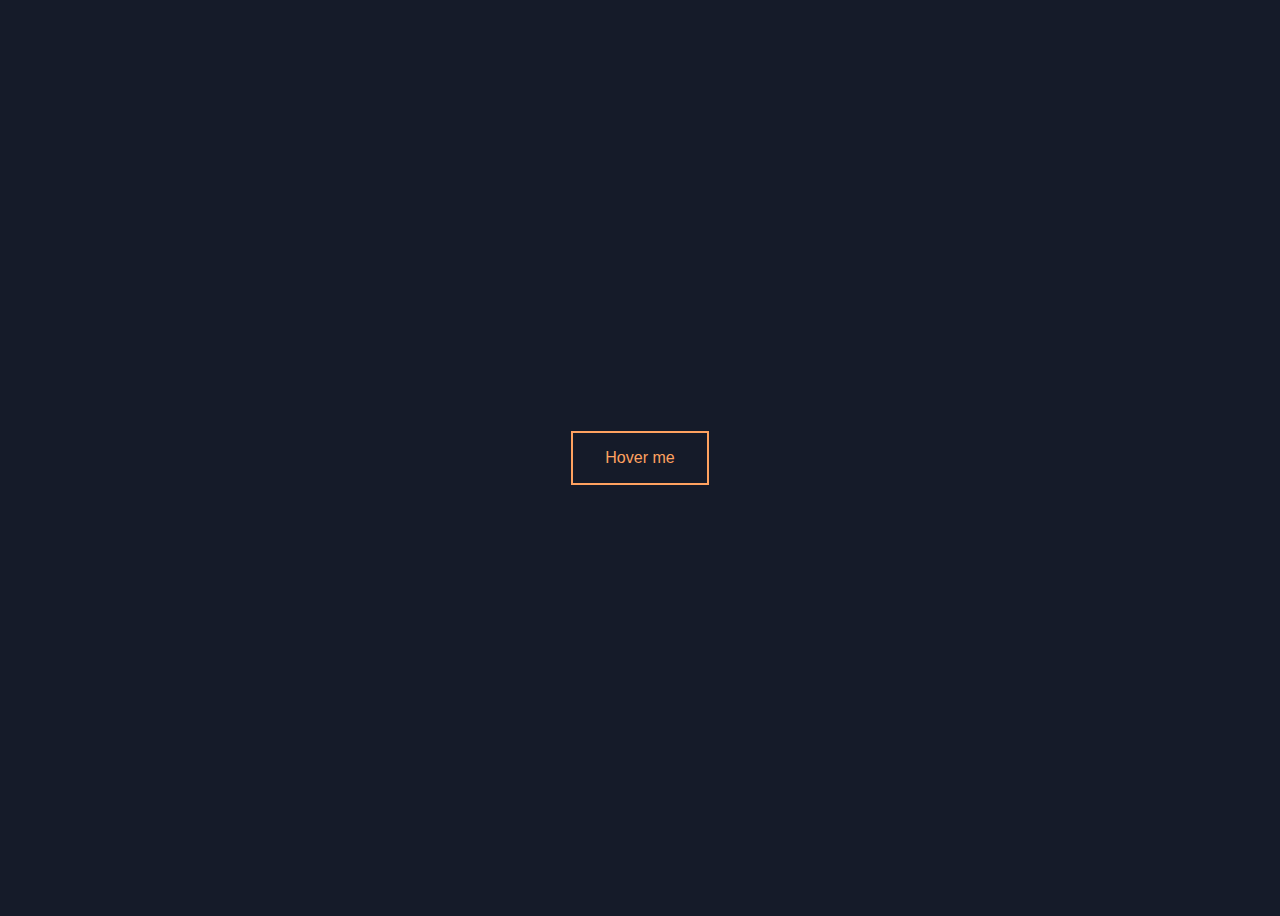
<file: button/index.html>
<!DOCTYPE html>
<html lang="en">

<head>
    <meta charset="UTF-8">
    <meta http-equiv="X-UA-Compatible" content="IE=edge">
    <meta name="viewport" content="width=device-width, initial-scale=1.0">
    <title>Button</title>
    <link rel="stylesheet" href="app.css">
</head>

<body>
    <button>Hover me</button>
</body>

</html>
</file>
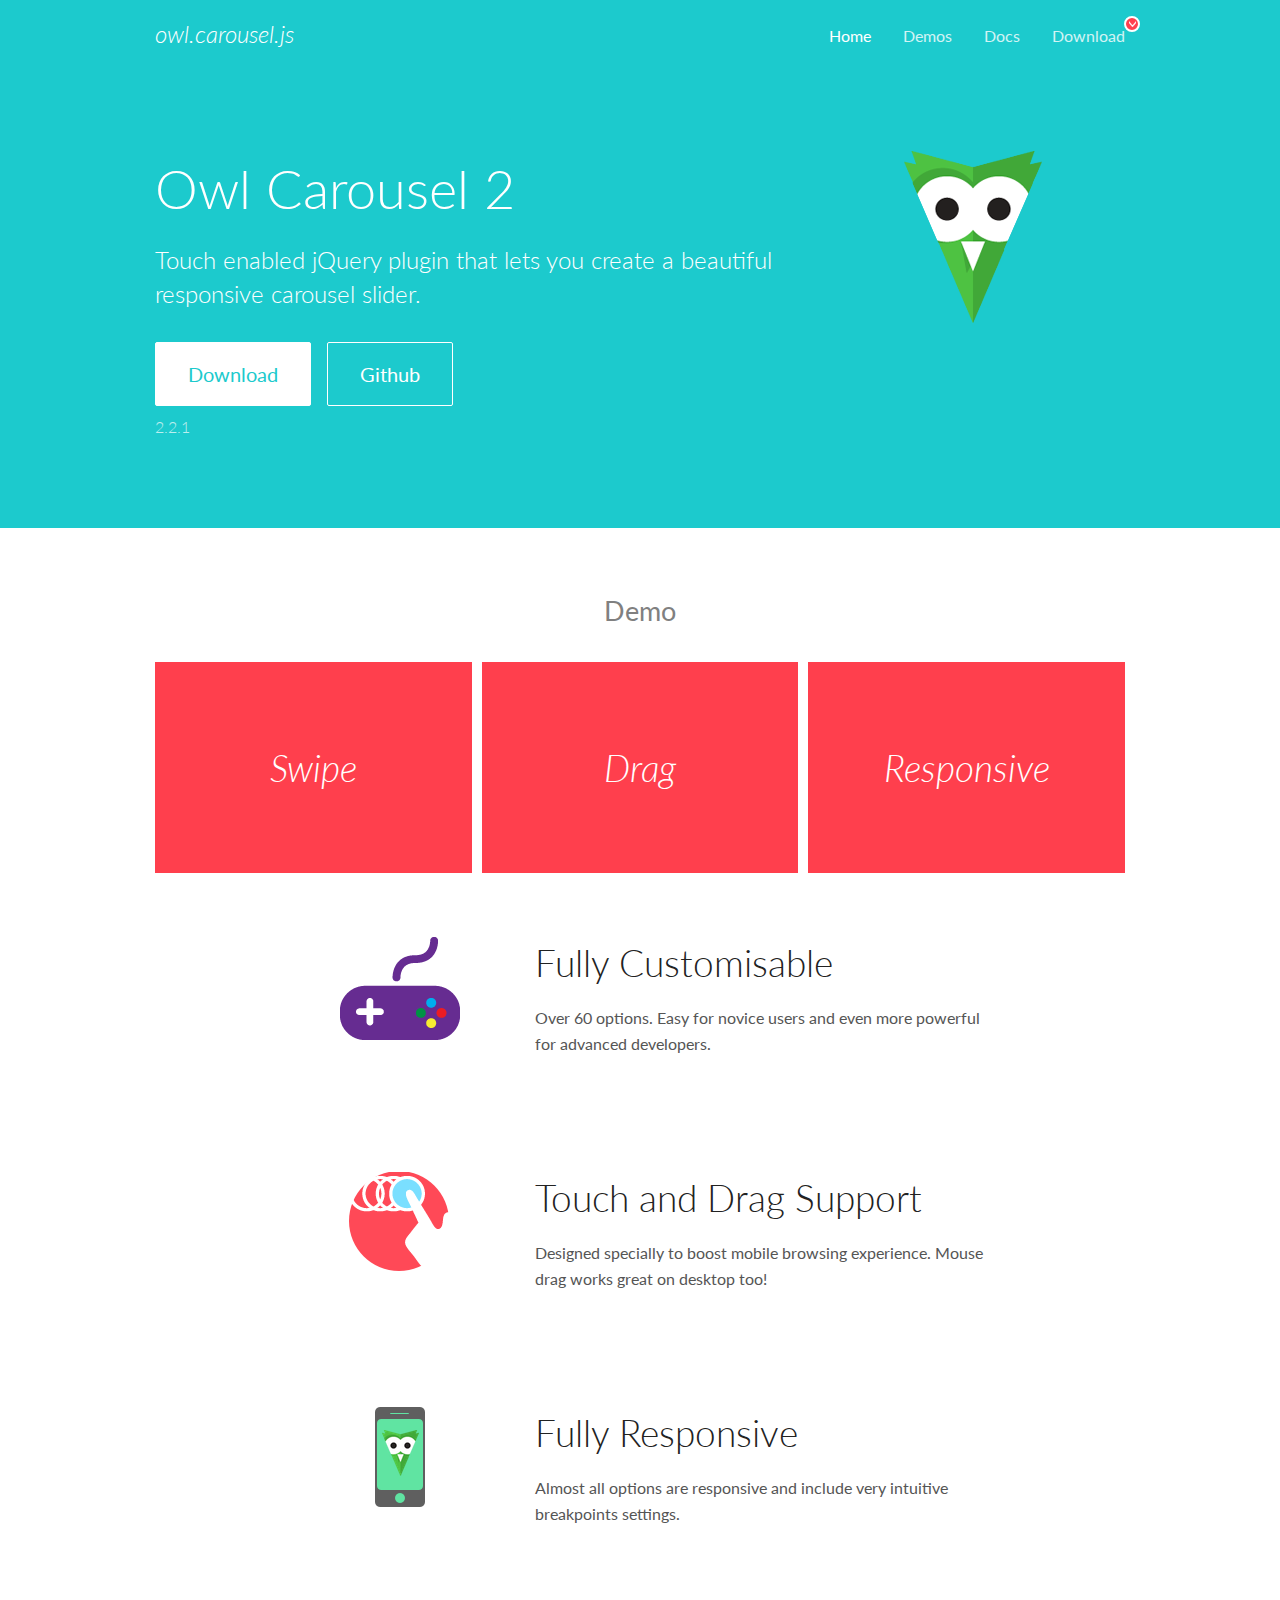
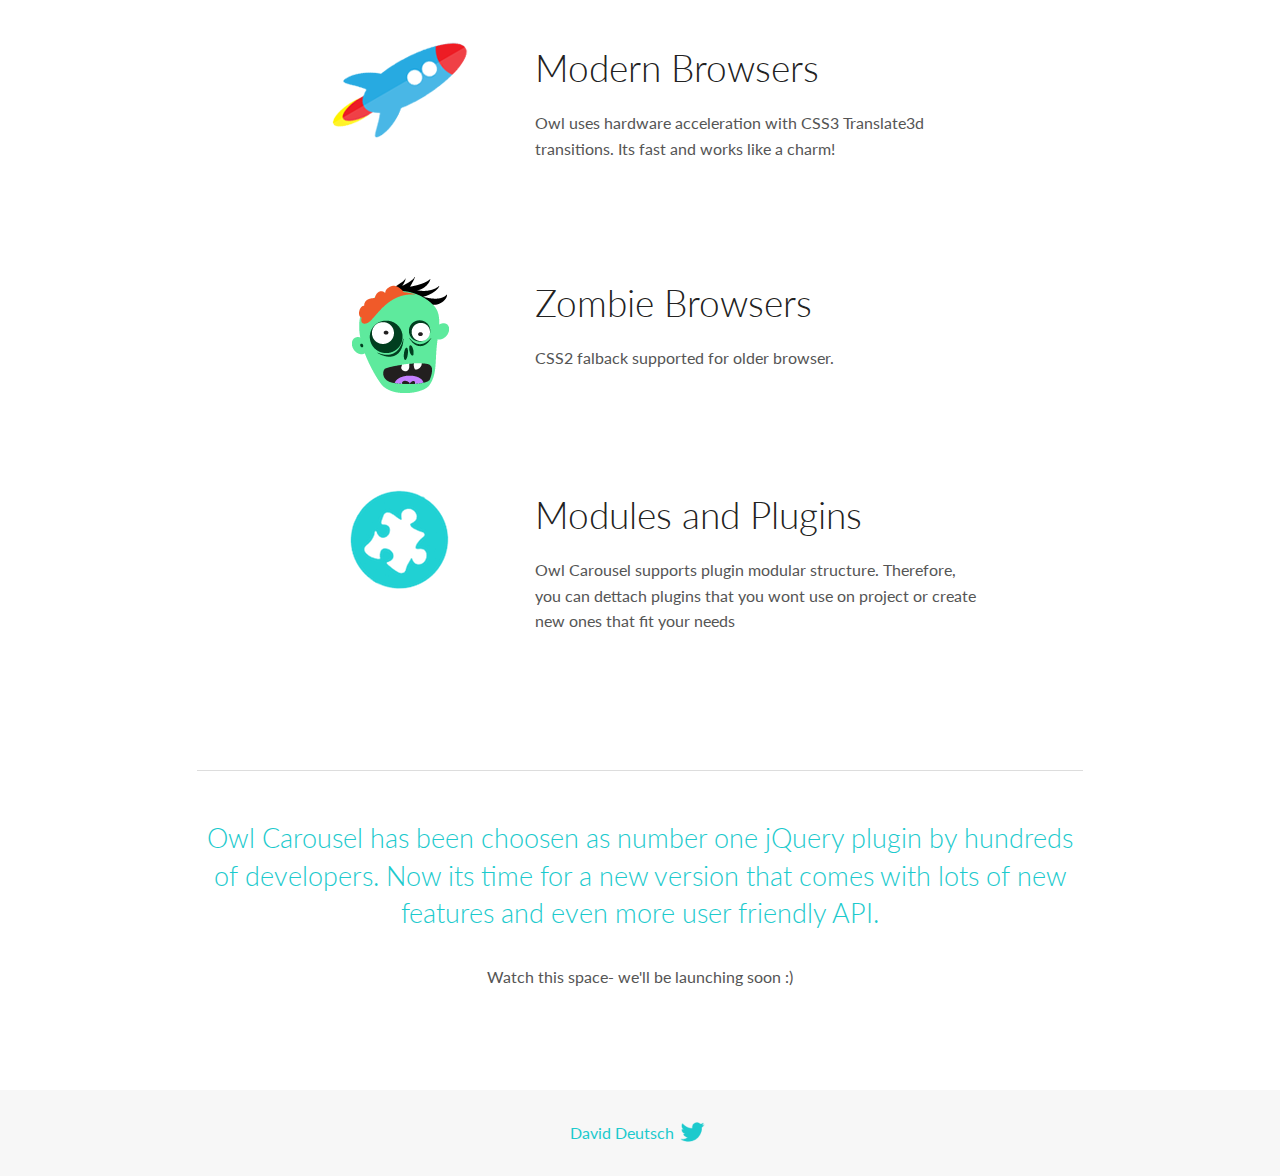
<file: assets/lib/owl.carousel/docs/index.html>
<!DOCTYPE html>
<html lang="en">
  <head>

    <!-- head -->
    <meta charset="utf-8">
    <meta name="msapplication-tap-highlight" content="no" />
    <meta name="viewport" content="width=device-width, initial-scale=1.0" />
    <meta name="description" content="Touch enabled jQuery plugin that lets you create beautiful responsive carousel slider.">
    <meta name="author" content="David Deutsch">
    <title>
      Home | Owl Carousel | 2.2.1
    </title>

    <!-- Stylesheets -->
    <link href='https://fonts.googleapis.com/css?family=Lato:300,400,700,400italic,300italic' rel='stylesheet' type='text/css'>
    <link rel="stylesheet" href="assets/css/docs.theme.min.css">

    <!-- Owl Stylesheets -->
    <link rel="stylesheet" href="assets/owlcarousel/assets/owl.carousel.min.css">
    <link rel="stylesheet" href="assets/owlcarousel/assets/owl.theme.default.min.css">

    <!-- HTML5 shim and Respond.js IE8 support of HTML5 elements and media queries -->

    <!--[if lt IE 9]>
      <script src="https://oss.maxcdn.com/libs/html5shiv/3.7.0/html5shiv.js"></script>
      <script src="https://oss.maxcdn.com/libs/respond.js/1.3.0/respond.min.js"></script>
    <![endif]-->

    <!-- Favicons -->
    <link rel="apple-touch-icon-precomposed" sizes="144x144" href="assets/ico/apple-touch-icon-144-precomposed.png">
    <link rel="shortcut icon" href="assets/ico/favicon.png">
    <link rel="shortcut icon" href="favicon.ico">

    <!-- Yeah i know js should not be in header. Its required for demos.-->

    <!-- javascript -->
    <script src="assets/vendors/jquery.min.js"></script>
    <script src="assets/owlcarousel/owl.carousel.js"></script>
  </head>
  <body>

    <!-- header -->
    <header class="header">
      <div class="row">
        <div class="large-12 columns">
          <div class="brand left">
            <h3>
              <a href="/OwlCarousel2/">owl.carousel.js</a> 
            </h3>
          </div>
          <a id="toggle-nav" class="right">
            <span></span> <span></span> <span></span> 
          </a> 
          <div class="nav-bar">
            <ul class="clearfix">
              <li class="active">
                <a href="/OwlCarousel2/index.html">Home</a> 
              </li>
              <li> <a href="/OwlCarousel2/demos/demos.html">Demos</a>  </li>
              <li> <a href="/OwlCarousel2/docs/started-welcome.html">Docs</a>  </li>
              <li>
                <a href="https://github.com/OwlCarousel2/OwlCarousel2/archive/2.2.1.zip">Download</a> 
                <span class="download"></span> 
              </li>
            </ul>
          </div>
        </div>
      </div>
    </header>

    <!-- home panel -->
    <section id="hero">
      <div class="row">
        <div class="large-8 medium-8 columns">
          <h1>Owl Carousel 2</h1>
          <h4>Touch enabled jQuery plugin that lets you create a beautiful responsive carousel slider.</h4>
          <a href="https://github.com/OwlCarousel2/OwlCarousel2/archive/2.2.1.zip" class="hero-button">Download</a> 
          <a href="https://github.com/OwlCarousel2/OwlCarousel2" class="hero-button outline">Github</a> 
          <p>2.2.1</p>
        </div>
        <div class="large-4 medium-4 columns">
          <img class="owl-logo" src="assets/img/owl-logo.png" alt="mr. Owl">
        </div>
      </div>
    </section>

    <!-- body -->
    <div class="home-demo">
      <div class="row">
        <div class="large-12 columns">
          <h3>Demo</h3>
          <div class="owl-carousel">
            <div class="item">
              <h2>Swipe</h2>
            </div>
            <div class="item">
              <h2>Drag</h2>
            </div>
            <div class="item">
              <h2>Responsive</h2>
            </div>
            <div class="item">
              <h2>CSS3</h2>
            </div>
            <div class="item">
              <h2>Fast</h2>
            </div>
            <div class="item">
              <h2>Easy</h2>
            </div>
            <div class="item">
              <h2>Free</h2>
            </div>
            <div class="item">
              <h2>Upgradable</h2>
            </div>
            <div class="item">
              <h2>Tons of options</h2>
            </div>
            <div class="item">
              <h2>Infinity</h2>
            </div>
            <div class="item">
              <h2>Auto Width</h2>
            </div>
          </div>
        </div>
      </div>
    </div>
    <script>
      var owl = $('.owl-carousel');
      owl.owlCarousel({
        margin: 10,
        loop: true,
        responsive: {
          0: {
            items: 1
          },
          600: {
            items: 2
          },
          1000: {
            items: 3
          }
        }
      })
    </script>

    <!-- features -->
    <div id="features">
      <div class="row">
        <div class="small-12 medium-9 small-centered columns">
          <section class="row feature">
            <div class="medium-4 small-12 columns">
              <img src="assets/img/feature-options.png" alt="">
            </div>
            <div class="medium-8 small-12 columns">
              <h2>Fully Customisable</h2>
              <p>Over 60 options. Easy for novice users and even more powerful for advanced developers.</p>
            </div>
          </section>
          <section class="row feature">
            <div class="medium-4 small-12 columns">
              <img src="assets/img/feature-drag.png" alt="">
            </div>
            <div class="medium-8 small-12 columns">
              <h2>Touch and Drag Support</h2>
              <p>Designed specially to boost mobile browsing experience. Mouse drag works great on desktop too!</p>
            </div>
          </section>
          <section class="row feature">
            <div class="medium-4 small-12 columns">
              <img src="assets/img/feature-responsive.png" alt="">
            </div>
            <div class="medium-8 small-12 columns">
              <h2>Fully Responsive</h2>
              <p>Almost all options are responsive and include very intuitive breakpoints settings.</p>
            </div>
          </section>
          <section class="row feature">
            <div class="medium-4 small-12 columns">
              <img src="assets/img/feature-modern.png" alt="">
            </div>
            <div class="medium-8 small-12 columns">
              <h2>Modern Browsers</h2>
              <p>Owl uses hardware acceleration with CSS3 Translate3d transitions. Its fast and works like a charm! </p>
            </div>
          </section>
          <section class="row feature">
            <div class="medium-4 small-12 columns">
              <img src="assets/img/feature-zombie.png" alt="">
            </div>
            <div class="medium-8 small-12 columns">
              <h2>Zombie Browsers</h2>
              <p>CSS2 falback supported for older browser.</p>
            </div>
          </section>
          <section class="row feature">
            <div class="medium-4 small-12 columns">
              <img src="assets/img/feature-module.png" alt="">
            </div>
            <div class="medium-8 small-12 columns">
              <h2>Modules and Plugins</h2>
              <p>Owl Carousel supports plugin modular structure. Therefore, you can dettach plugins that you wont use on project or create new ones that fit your needs</p>
            </div>
          </section>
        </div>
      </div>
    </div>

    <!-- footer -->
    <section id="teaser-text">
      <div class="row">
        <div class="small-12 medium-11 small-centered columns">
          <hr>
          <h3 id="owl-carousel-has-been-choosen-as-number-one-jquery-plugin-by-hundreds-of-developers-now-its-time-for-a-new-version-that-comes-with-lots-of-new-features-and-even-more-user-friendly-api-">Owl Carousel has been choosen as number one jQuery plugin by hundreds of developers. Now its time for a new version that comes with lots of new features and even more user friendly API.</h3>
          <p>Watch this space- we&#39;ll be launching soon :)</p>
        </div>
      </div>
    </section>

    <!-- footer -->
    <footer class="footer">
      <div class="row">
        <div class="large-12 columns">
          <h5>
            <a href="/OwlCarousel2/docs/support-contact.html">David Deutsch</a> 
            <a id="custom-tweet-button" href="https://twitter.com/share?url=https://github.com/OwlCarousel2/OwlCarousel2&text=Owl Carousel - This is so awesome! " target="_blank"></a> 
          </h5>
        </div>
      </div>
    </footer>

    <!-- vendors -->
    <script src="assets/vendors/highlight.js"></script>
    <script src="assets/js/app.js"></script>
  </body>
</html>
</file>
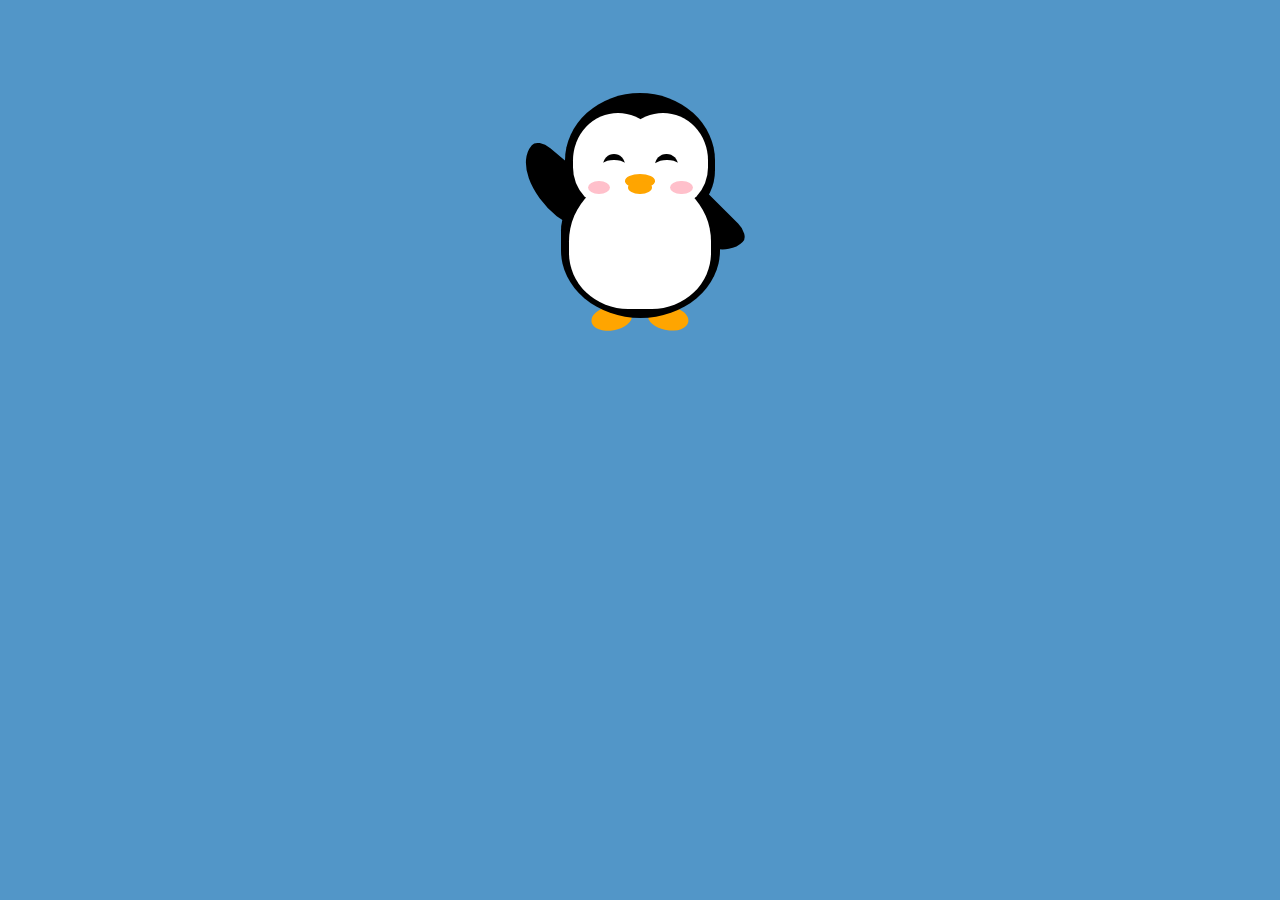
<file: index2.html>
<!DOCTYPE html>
<html>
  <title>kaniam.ac</title>
<style>
  :root {
    --penguin-size: 300px;
    --penguin-skin: black;
    --penguin-belly: white;
    --penguin-beak: orange;
  }

  @media (max-width: 350px) {
    :root {
--penguin-size: 200px;
--penguin-skin: black;
    }
  }

  .penguin {
    position: relative;
    margin: auto;
    display: block;
    margin-top: 5%;
    width: var(--penguin-size, 300px);
    height: var(--penguin-size, 300px);
  }

  .right-cheek {
    top: 15%;
    left: 35%;
    background: var(--penguin-belly, white);
    width: 60%;
    height: 70%;
    border-radius: 70% 70% 60% 60%;
  }

  .left-cheek {
    top: 15%;
    left: 5%;
    background: var(--penguin-belly, white);
    width: 60%;
    height: 70%;
    border-radius: 70% 70% 60% 60%;
  }

  .belly {
    top: 60%;
    left: 2.5%;
    background: var(--penguin-belly, white);
    width: 95%;
    height: 100%;
    border-radius: 120% 120% 100% 100%;
  }

  .penguin-top {
    top: 10%;
    left: 25%;
    background: var(--penguin-skin, gray);
    width: 50%;
    height: 45%;
    border-radius: 70% 70% 60% 60%;
  }

  .penguin-bottom {
    top: 40%;
    left: 23.5%;
    background: var(--penguin-skin, gray);
    width: 53%;
    height: 45%;
    border-radius: 70% 70% 100% 100%;
  }

  .right-hand {
    top: 5%;
    left: 25%;
    background: var(--penguin-skin, black);
    width: 30%;
    height: 60%;
    border-radius: 30% 30% 120% 30%;
    transform: rotate(130deg);
    z-index: -1;
    animation-duration: 3s;
    animation-name: wave;
    animation-iteration-count: infinite;
    transform-origin:0% 0%;
    animation-timing-function: linear;
  }

  @keyframes wave {
      10% {
        transform: rotate(110deg);
      }
      20% {
        transform: rotate(130deg);
      }
      30% {
        transform: rotate(110deg);
      }
      40% {
        transform: rotate(130deg);
      }
    }

  .left-hand {
    top: 0%;
    left: 75%;
    background: var(--penguin-skin, gray);
    width: 30%;
    height: 60%;
    border-radius: 30% 30% 30% 120%;
    transform: rotate(-45deg);
    z-index: -1;
  }

  .right-feet {
    top: 85%;
    left: 60%;
    background: var(--penguin-beak, orange);
    width: 15%;
    height: 30%;
    border-radius: 50% 50% 50% 50%;
    transform: rotate(-80deg);
    z-index: -2222;
  }

  .left-feet {
    top: 85%;
    left: 25%;
    background: var(--penguin-beak, orange);
    width: 15%;
    height: 30%;
    border-radius: 50% 50% 50% 50%;
    transform: rotate(80deg);
    z-index: -2222;
  }

  .right-eye {
    top: 45%;
    left: 60%;
    background: black;
    width: 15%;
    height: 17%;
    border-radius: 50%;
  }

  .left-eye {
    top: 45%;
    left: 25%;
    background: black;
    width: 15%;
    height: 17%;
    border-radius: 50%;
  }

  .sparkle {
    top: 25%;
    left:-23%;
    background: white;
    width: 150%;
    height: 100%;
    border-radius: 50%;
  }

  .blush-right {
    top: 65%;
    left: 15%;
    background: pink;
    width: 15%;
    height: 10%;
    border-radius: 50%;
  }

  .blush-left {
    top: 65%;
    left: 70%;
    background: pink;
    width: 15%;
    height: 10%;
    border-radius: 50%;
  }

  .beak-top {
    top: 60%;
    left: 40%;
    background: var(--penguin-beak, orange);
    width: 20%;
    height: 10%;
    border-radius: 50%;
  }

  .beak-bottom {
    top: 65%;
    left: 42%;
    background: var(--penguin-beak, orange);
    width: 16%;
    height: 10%;
    border-radius: 50%;
  }

  body {
    background:#5296C8;
  }

  .penguin * {
    position: absolute;
  }
</style>
<div class="penguin">
  <div class="penguin-bottom">
    <div class="right-hand"></div>
    <div class="left-hand"></div>
    <div class="right-feet"></div>
    <div class="left-feet"></div>
  </div>
  <div class="penguin-top">
    <div class="right-cheek"></div>
    <div class="left-cheek"></div>
    <div class="belly"></div>
    <div class="right-eye">
      <div class="sparkle"></div>
    </div>
    <div class="left-eye">
      <div class="sparkle"></div>
    </div>
    <div class="blush-right"></div>
    <div class="blush-left"></div>
    <div class="beak-top"></div>
    <div class="beak-bottom"></div>
  </div>
</div>
</html>
</file>
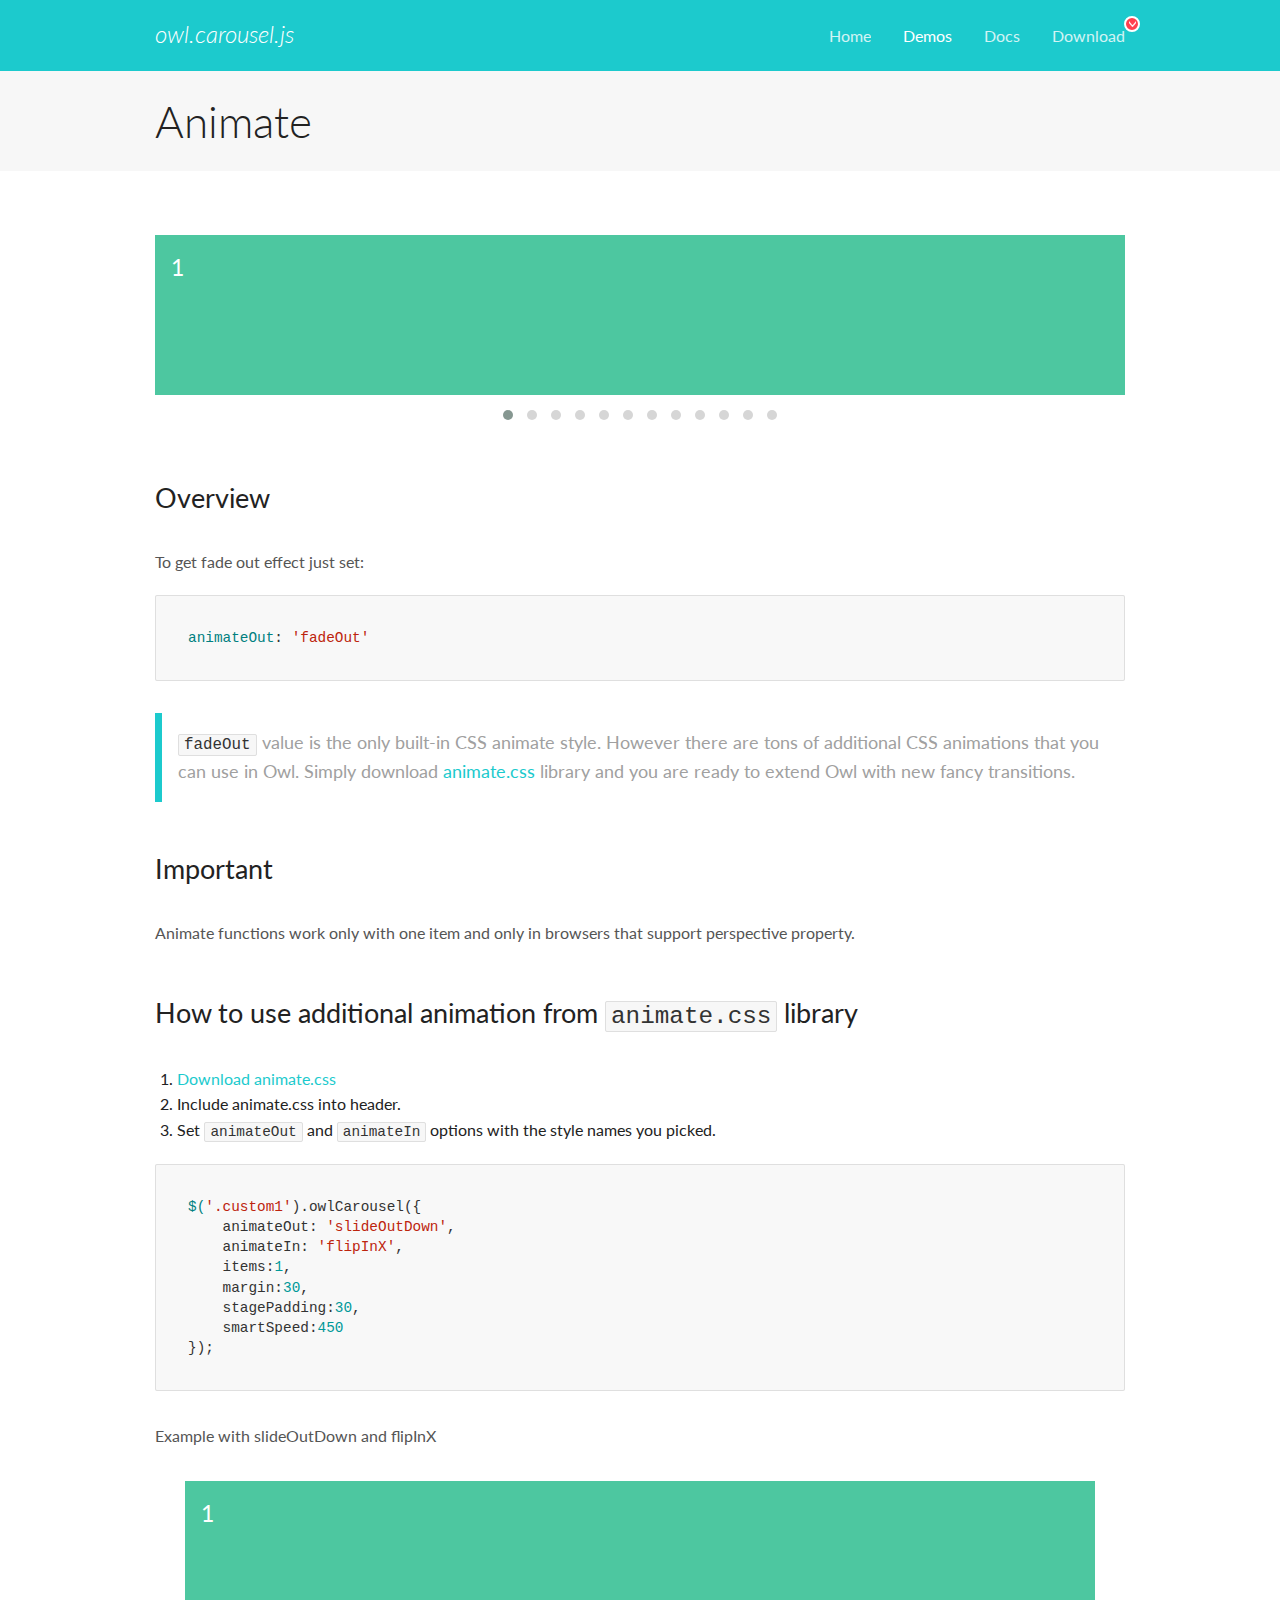
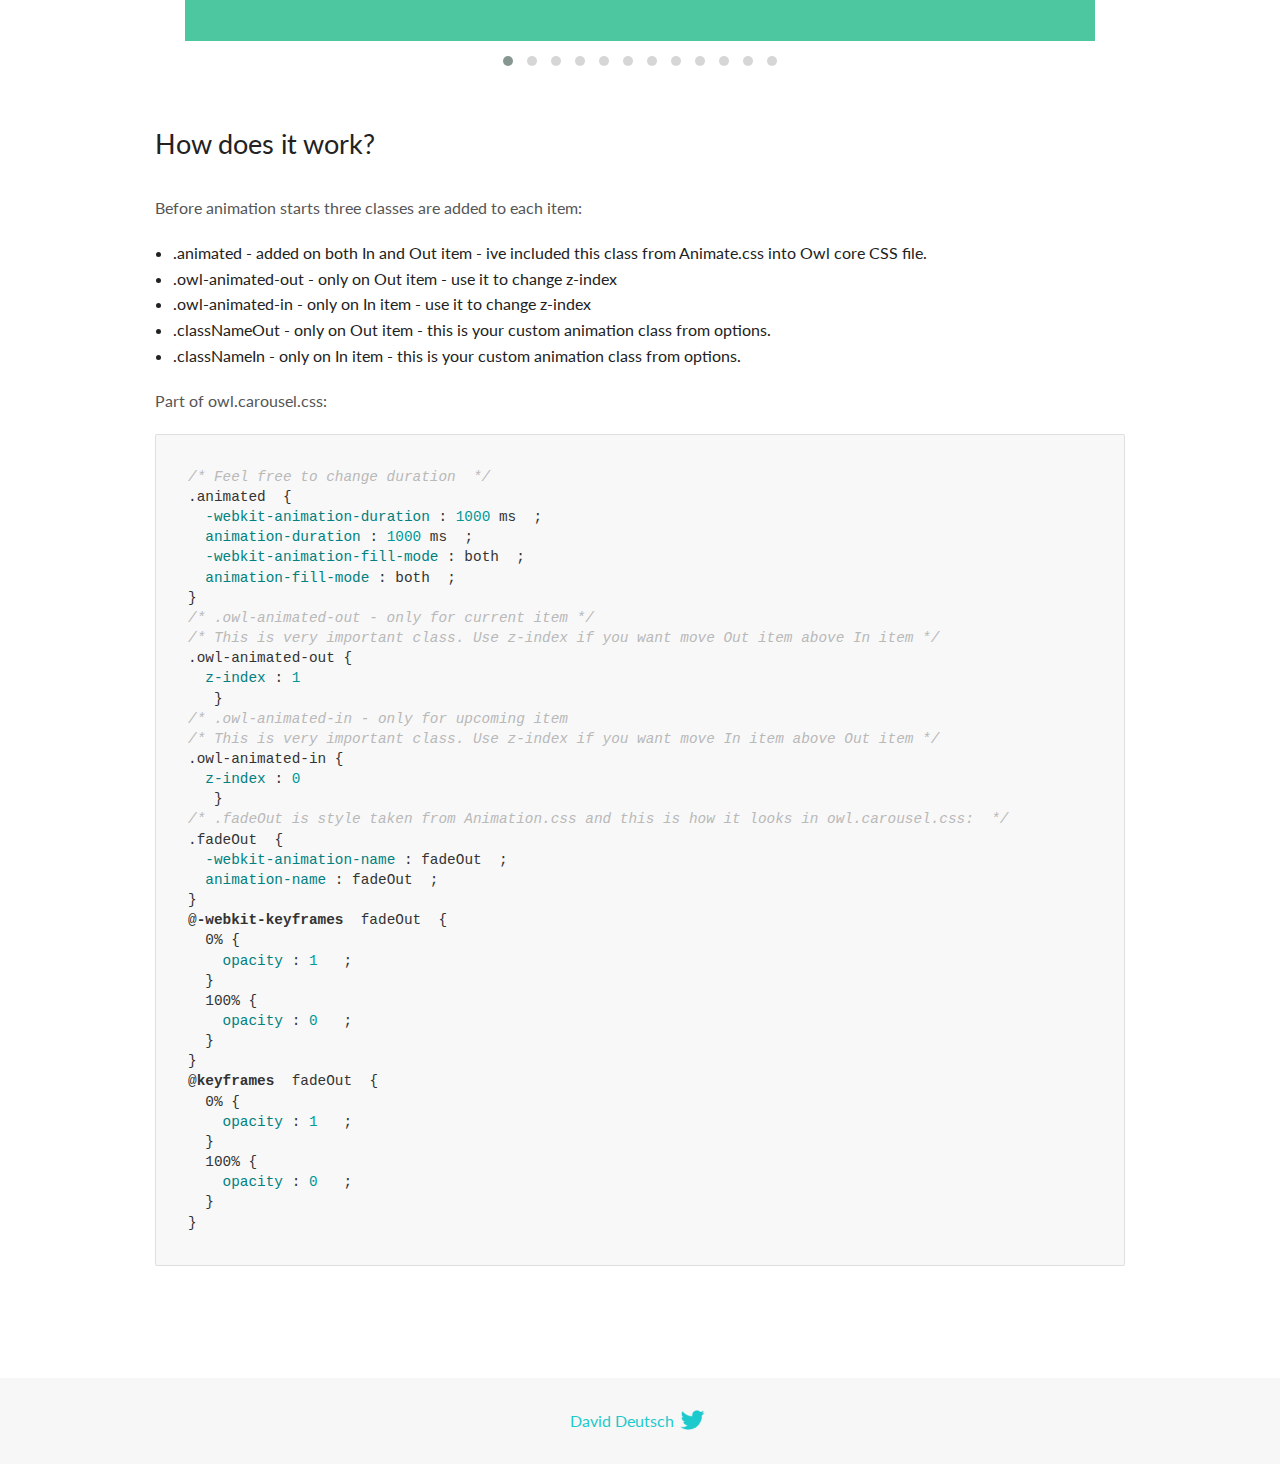
<file: assets/lib/owl.carousel/docs/demos/animate.html>
<!DOCTYPE html>
<html lang="en">
  <head>

    <!-- head -->
    <meta charset="utf-8">
    <meta name="msapplication-tap-highlight" content="no" />
    <meta name="viewport" content="width=device-width, initial-scale=1.0" />
    <meta name="description" content="Animate carousel">
    <meta name="author" content="David Deutsch">
    <title>
      Animate Demo | Owl Carousel | 2.2.1
    </title>

    <!-- Stylesheets -->
    <link href='https://fonts.googleapis.com/css?family=Lato:300,400,700,400italic,300italic' rel='stylesheet' type='text/css'>
    <link rel="stylesheet" href="../assets/css/docs.theme.min.css">

    <!-- Owl Stylesheets -->
    <link rel="stylesheet" href="../assets/owlcarousel/assets/owl.carousel.min.css">
    <link rel="stylesheet" href="../assets/owlcarousel/assets/owl.theme.default.min.css">

    <!-- HTML5 shim and Respond.js IE8 support of HTML5 elements and media queries -->

    <!--[if lt IE 9]>
      <script src="https://oss.maxcdn.com/libs/html5shiv/3.7.0/html5shiv.js"></script>
      <script src="https://oss.maxcdn.com/libs/respond.js/1.3.0/respond.min.js"></script>
    <![endif]-->

    <!-- Favicons -->
    <link rel="apple-touch-icon-precomposed" sizes="144x144" href="../assets/ico/apple-touch-icon-144-precomposed.png">
    <link rel="shortcut icon" href="../assets/ico/favicon.png">
    <link rel="shortcut icon" href="favicon.ico">

    <!-- Yeah i know js should not be in header. Its required for demos.-->

    <!-- javascript -->
    <script src="../assets/vendors/jquery.min.js"></script>
    <script src="../assets/owlcarousel/owl.carousel.js"></script>
  </head>
  <body>

    <!-- header -->
    <header class="header">
      <div class="row">
        <div class="large-12 columns">
          <div class="brand left">
            <h3>
              <a href="/OwlCarousel2/">owl.carousel.js</a> 
            </h3>
          </div>
          <a id="toggle-nav" class="right">
            <span></span> <span></span> <span></span> 
          </a> 
          <div class="nav-bar">
            <ul class="clearfix">
              <li> <a href="/OwlCarousel2/index.html">Home</a>  </li>
              <li class="active">
                <a href="/OwlCarousel2/demos/demos.html">Demos</a> 
              </li>
              <li> <a href="/OwlCarousel2/docs/started-welcome.html">Docs</a>  </li>
              <li>
                <a href="https://github.com/OwlCarousel2/OwlCarousel2/archive/2.2.1.zip">Download</a> 
                <span class="download"></span> 
              </li>
            </ul>
          </div>
        </div>
      </div>
    </header>

    <!-- title -->
    <section class="title">
      <div class="row">
        <div class="large-12 columns">
          <h1>Animate</h1>
        </div>
      </div>
    </section>

    <!--  Demos -->
    <section id="demos">
      <div class="row">
        <div class="large-12 columns">
          <div class="fadeOut owl-carousel owl-theme">
            <div class="item">
              <h4>1</h4>
            </div>
            <div class="item">
              <h4>2</h4>
            </div>
            <div class="item">
              <h4>3</h4>
            </div>
            <div class="item">
              <h4>4</h4>
            </div>
            <div class="item">
              <h4>5</h4>
            </div>
            <div class="item">
              <h4>6</h4>
            </div>
            <div class="item">
              <h4>7</h4>
            </div>
            <div class="item">
              <h4>8</h4>
            </div>
            <div class="item">
              <h4>9</h4>
            </div>
            <div class="item">
              <h4>10</h4>
            </div>
            <div class="item">
              <h4>11</h4>
            </div>
            <div class="item">
              <h4>12</h4>
            </div>
          </div>
          <h3 id="overview">Overview</h3>
          <p>To get fade out effect just set:</p>
          <pre><code>animateOut: &#39;fadeOut&#39;</code></pre>
          <blockquote>
            <p><code>fadeOut</code> value is the only built-in CSS animate style. However there are tons of additional CSS animations that you can use in Owl. Simply download
              <a href="https://daneden.github.io/animate.css/">animate.css</a>  library and you are ready to extend Owl with new fancy transitions.</p>
          </blockquote>
          <h3 id="important">Important</h3>
          <p>Animate functions work only with one item and only in browsers that support perspective property.</p>
          <h3 id="how-to-use-additional-animation-from-animate-css-library">How to use additional animation from <code>animate.css</code> library</h3>
          <ol>
            <li> <a href="https://daneden.github.io/animate.css/">Download animate.css</a>  </li>
            <li>Include animate.css into header.</li>
            <li>Set <code>animateOut</code> and <code>animateIn</code> options with the style names you picked.</li>
          </ol>
          <pre><code>$(&#39;.custom1&#39;).owlCarousel({
    animateOut: &#39;slideOutDown&#39;,
    animateIn: &#39;flipInX&#39;,
    items:1,
    margin:30,
    stagePadding:30,
    smartSpeed:450
});</code></pre>
          <p>Example with slideOutDown and flipInX</p>
          <div class="custom1 owl-carousel owl-theme">
            <div class="item">
              <h4>1</h4>
            </div>
            <div class="item">
              <h4>2</h4>
            </div>
            <div class="item">
              <h4>3</h4>
            </div>
            <div class="item">
              <h4>4</h4>
            </div>
            <div class="item">
              <h4>5</h4>
            </div>
            <div class="item">
              <h4>6</h4>
            </div>
            <div class="item">
              <h4>7</h4>
            </div>
            <div class="item">
              <h4>8</h4>
            </div>
            <div class="item">
              <h4>9</h4>
            </div>
            <div class="item">
              <h4>10</h4>
            </div>
            <div class="item">
              <h4>11</h4>
            </div>
            <div class="item">
              <h4>12</h4>
            </div>
          </div>
          <h3 id="how-does-it-work-">How does it work?</h3>
          <p>Before animation starts three classes are added to each item:</p>
          <ul>
            <li>.animated - added on both In and Out item - ive included this class from Animate.css into Owl core CSS file.</li>
            <li>.owl-animated-out - only on Out item - use it to change z-index</li>
            <li>.owl-animated-in - only on In item - use it to change z-index</li>
            <li>.classNameOut - only on Out item - this is your custom animation class from options.</li>
            <li>.classNameIn - only on In item - this is your custom animation class from options.</li>
          </ul>
          <p>Part of owl.carousel.css:</p>
          <pre><code class="language-css"><span class="comment">/* Feel free to change duration  */</span> 
<span class="class">.animated</span>  <span class="rules">{
  <span class="rule"><span class="attribute">-webkit-animation-duration</span> :<span class="value"> <span class="number">1000</span> ms</span> </span> ;
  <span class="rule"><span class="attribute">animation-duration</span> :<span class="value"> <span class="number">1000</span> ms</span> </span> ;
  <span class="rule"><span class="attribute">-webkit-animation-fill-mode</span> :<span class="value"> both</span> </span> ;
  <span class="rule"><span class="attribute">animation-fill-mode</span> :<span class="value"> both</span> </span> ;
<span class="rule">}</span> </span> 
<span class="comment">/* .owl-animated-out - only for current item */</span> 
<span class="comment">/* This is very important class. Use z-index if you want move Out item above In item */</span> 
<span class="class">.owl-animated-out</span> <span class="rules">{
  <span class="rule"><span class="attribute">z-index</span> :<span class="value"> <span class="number">1</span> 
</span> </span> </span> }
<span class="comment">/* .owl-animated-in - only for upcoming item
/* This is very important class. Use z-index if you want move In item above Out item */</span> 
<span class="class">.owl-animated-in</span> <span class="rules">{
  <span class="rule"><span class="attribute">z-index</span> :<span class="value"> <span class="number">0</span> 
</span> </span> </span> }
<span class="comment">/* .fadeOut is style taken from Animation.css and this is how it looks in owl.carousel.css:  */</span> 
<span class="class">.fadeOut</span>  <span class="rules">{
  <span class="rule"><span class="attribute">-webkit-animation-name</span> :<span class="value"> fadeOut</span> </span> ;
  <span class="rule"><span class="attribute">animation-name</span> :<span class="value"> fadeOut</span> </span> ;
<span class="rule">}</span> </span> 
<span class="at_rule">@<span class="keyword">-webkit-keyframes</span>  fadeOut </span> {
  0% <span class="rules">{
    <span class="rule"><span class="attribute">opacity</span> :<span class="value"> <span class="number">1</span> </span> </span> ;
  <span class="rule">}</span> </span> 
  100% <span class="rules">{
    <span class="rule"><span class="attribute">opacity</span> :<span class="value"> <span class="number">0</span> </span> </span> ;
  <span class="rule">}</span> </span> 
}
<span class="at_rule">@<span class="keyword">keyframes</span>  fadeOut </span> {
  0% <span class="rules">{
    <span class="rule"><span class="attribute">opacity</span> :<span class="value"> <span class="number">1</span> </span> </span> ;
  <span class="rule">}</span> </span> 
  100% <span class="rules">{
    <span class="rule"><span class="attribute">opacity</span> :<span class="value"> <span class="number">0</span> </span> </span> ;
  <span class="rule">}</span> </span> 
}</code></pre>
          <link rel="stylesheet" href="../assets/css/animate.css">
          <script>
            jQuery(document).ready(function($) {
              $('.fadeOut').owlCarousel({
                items: 1,
                animateOut: 'fadeOut',
                loop: true,
                margin: 10,
              });
              $('.custom1').owlCarousel({
                animateOut: 'slideOutDown',
                animateIn: 'flipInX',
                items: 1,
                margin: 30,
                stagePadding: 30,
                smartSpeed: 450
              });
            });
          </script>
        </div>
      </div>
    </section>

    <!-- footer -->
    <footer class="footer">
      <div class="row">
        <div class="large-12 columns">
          <h5>
            <a href="/OwlCarousel2/docs/support-contact.html">David Deutsch</a> 
            <a id="custom-tweet-button" href="https://twitter.com/share?url=https://github.com/OwlCarousel2/OwlCarousel2&text=Owl Carousel - This is so awesome! " target="_blank"></a> 
          </h5>
        </div>
      </div>
    </footer>

    <!-- vendors -->
    <script src="../assets/vendors/highlight.js"></script>
    <script src="../assets/js/app.js"></script>
  </body>
</html>
</file>
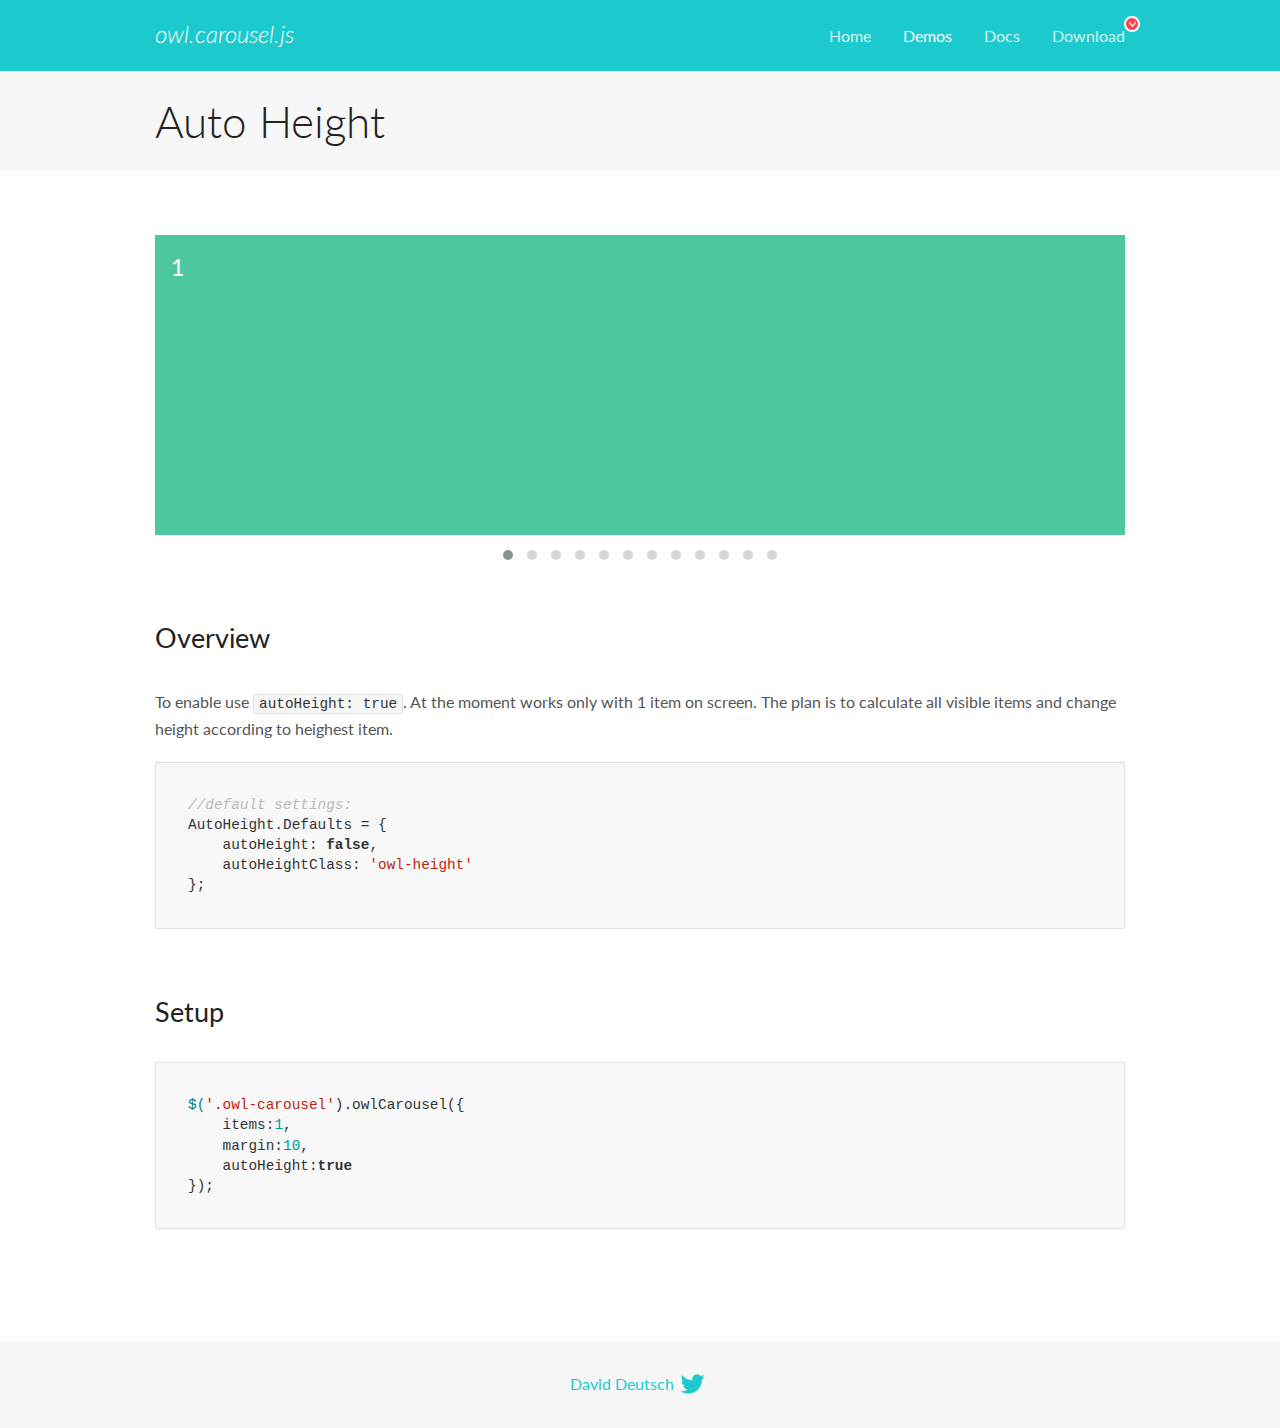
<file: assets/lib/owl.carousel/docs/demos/autoheight.html>
<!DOCTYPE html>
<html lang="en">
  <head>

    <!-- head -->
    <meta charset="utf-8">
    <meta name="msapplication-tap-highlight" content="no" />
    <meta name="viewport" content="width=device-width, initial-scale=1.0" />
    <meta name="description" content="autoHeight usage demo">
    <meta name="author" content="David Deutsch">
    <title>
      Auto Height Demo | Owl Carousel | 2.2.1
    </title>

    <!-- Stylesheets -->
    <link href='https://fonts.googleapis.com/css?family=Lato:300,400,700,400italic,300italic' rel='stylesheet' type='text/css'>
    <link rel="stylesheet" href="../assets/css/docs.theme.min.css">

    <!-- Owl Stylesheets -->
    <link rel="stylesheet" href="../assets/owlcarousel/assets/owl.carousel.min.css">
    <link rel="stylesheet" href="../assets/owlcarousel/assets/owl.theme.default.min.css">

    <!-- HTML5 shim and Respond.js IE8 support of HTML5 elements and media queries -->

    <!--[if lt IE 9]>
      <script src="https://oss.maxcdn.com/libs/html5shiv/3.7.0/html5shiv.js"></script>
      <script src="https://oss.maxcdn.com/libs/respond.js/1.3.0/respond.min.js"></script>
    <![endif]-->

    <!-- Favicons -->
    <link rel="apple-touch-icon-precomposed" sizes="144x144" href="../assets/ico/apple-touch-icon-144-precomposed.png">
    <link rel="shortcut icon" href="../assets/ico/favicon.png">
    <link rel="shortcut icon" href="favicon.ico">

    <!-- Yeah i know js should not be in header. Its required for demos.-->

    <!-- javascript -->
    <script src="../assets/vendors/jquery.min.js"></script>
    <script src="../assets/owlcarousel/owl.carousel.js"></script>
  </head>
  <body>

    <!-- header -->
    <header class="header">
      <div class="row">
        <div class="large-12 columns">
          <div class="brand left">
            <h3>
              <a href="/OwlCarousel2/">owl.carousel.js</a> 
            </h3>
          </div>
          <a id="toggle-nav" class="right">
            <span></span> <span></span> <span></span> 
          </a> 
          <div class="nav-bar">
            <ul class="clearfix">
              <li> <a href="/OwlCarousel2/index.html">Home</a>  </li>
              <li class="active">
                <a href="/OwlCarousel2/demos/demos.html">Demos</a> 
              </li>
              <li> <a href="/OwlCarousel2/docs/started-welcome.html">Docs</a>  </li>
              <li>
                <a href="https://github.com/OwlCarousel2/OwlCarousel2/archive/2.2.1.zip">Download</a> 
                <span class="download"></span> 
              </li>
            </ul>
          </div>
        </div>
      </div>
    </header>

    <!-- title -->
    <section class="title">
      <div class="row">
        <div class="large-12 columns">
          <h1>Auto Height</h1>
        </div>
      </div>
    </section>

    <!--  Demos -->
    <section id="demos">
      <div class="row">
        <div class="large-12 columns">
          <div class="owl-carousel owl-theme">
            <div class="item" style="height:300px">
              <h4>1</h4>
            </div>
            <div class="item" style="height:100px">
              <h4>2</h4>
            </div>
            <div class="item" style="height:500px">
              <h4>3</h4>
            </div>
            <div class="item" style="height:250px">
              <h4>4</h4>
            </div>
            <div class="item" style="height:400px">
              <h4>5</h4>
            </div>
            <div class="item" style="height:500px">
              <h4>6</h4>
            </div>
            <div class="item" style="height:600px">
              <h4>7</h4>
            </div>
            <div class="item" style="height:400px">
              <h4>8</h4>
            </div>
            <div class="item" style="height:300px">
              <h4>9</h4>
            </div>
            <div class="item" style="height:350px">
              <h4>10</h4>
            </div>
            <div class="item" style="height:200px">
              <h4>11</h4>
            </div>
            <div class="item" style="height:150px">
              <h4>12</h4>
            </div>
          </div>
          <h3 id="overview">Overview</h3>
          <p>To enable use <code>autoHeight: true</code>. At the moment works only with 1 item on screen. The plan is to calculate all visible items and change height according to heighest item.</p>
          <pre><code>//default settings:
AutoHeight.Defaults = {
    autoHeight: false,
    autoHeightClass: &#39;owl-height&#39;
};</code></pre>
          <h3 id="setup">Setup</h3>
          <pre><code>$(&#39;.owl-carousel&#39;).owlCarousel({
    items:1,
    margin:10,
    autoHeight:true
});</code></pre>
          <script>
            $(document).ready(function() {
              $('.owl-carousel').owlCarousel({
                items: 1,
                margin: 10,
                autoHeight: true
              });
            })
          </script>
        </div>
      </div>
    </section>

    <!-- footer -->
    <footer class="footer">
      <div class="row">
        <div class="large-12 columns">
          <h5>
            <a href="/OwlCarousel2/docs/support-contact.html">David Deutsch</a> 
            <a id="custom-tweet-button" href="https://twitter.com/share?url=https://github.com/OwlCarousel2/OwlCarousel2&text=Owl Carousel - This is so awesome! " target="_blank"></a> 
          </h5>
        </div>
      </div>
    </footer>

    <!-- vendors -->
    <script src="../assets/vendors/highlight.js"></script>
    <script src="../assets/js/app.js"></script>
  </body>
</html>
</file>
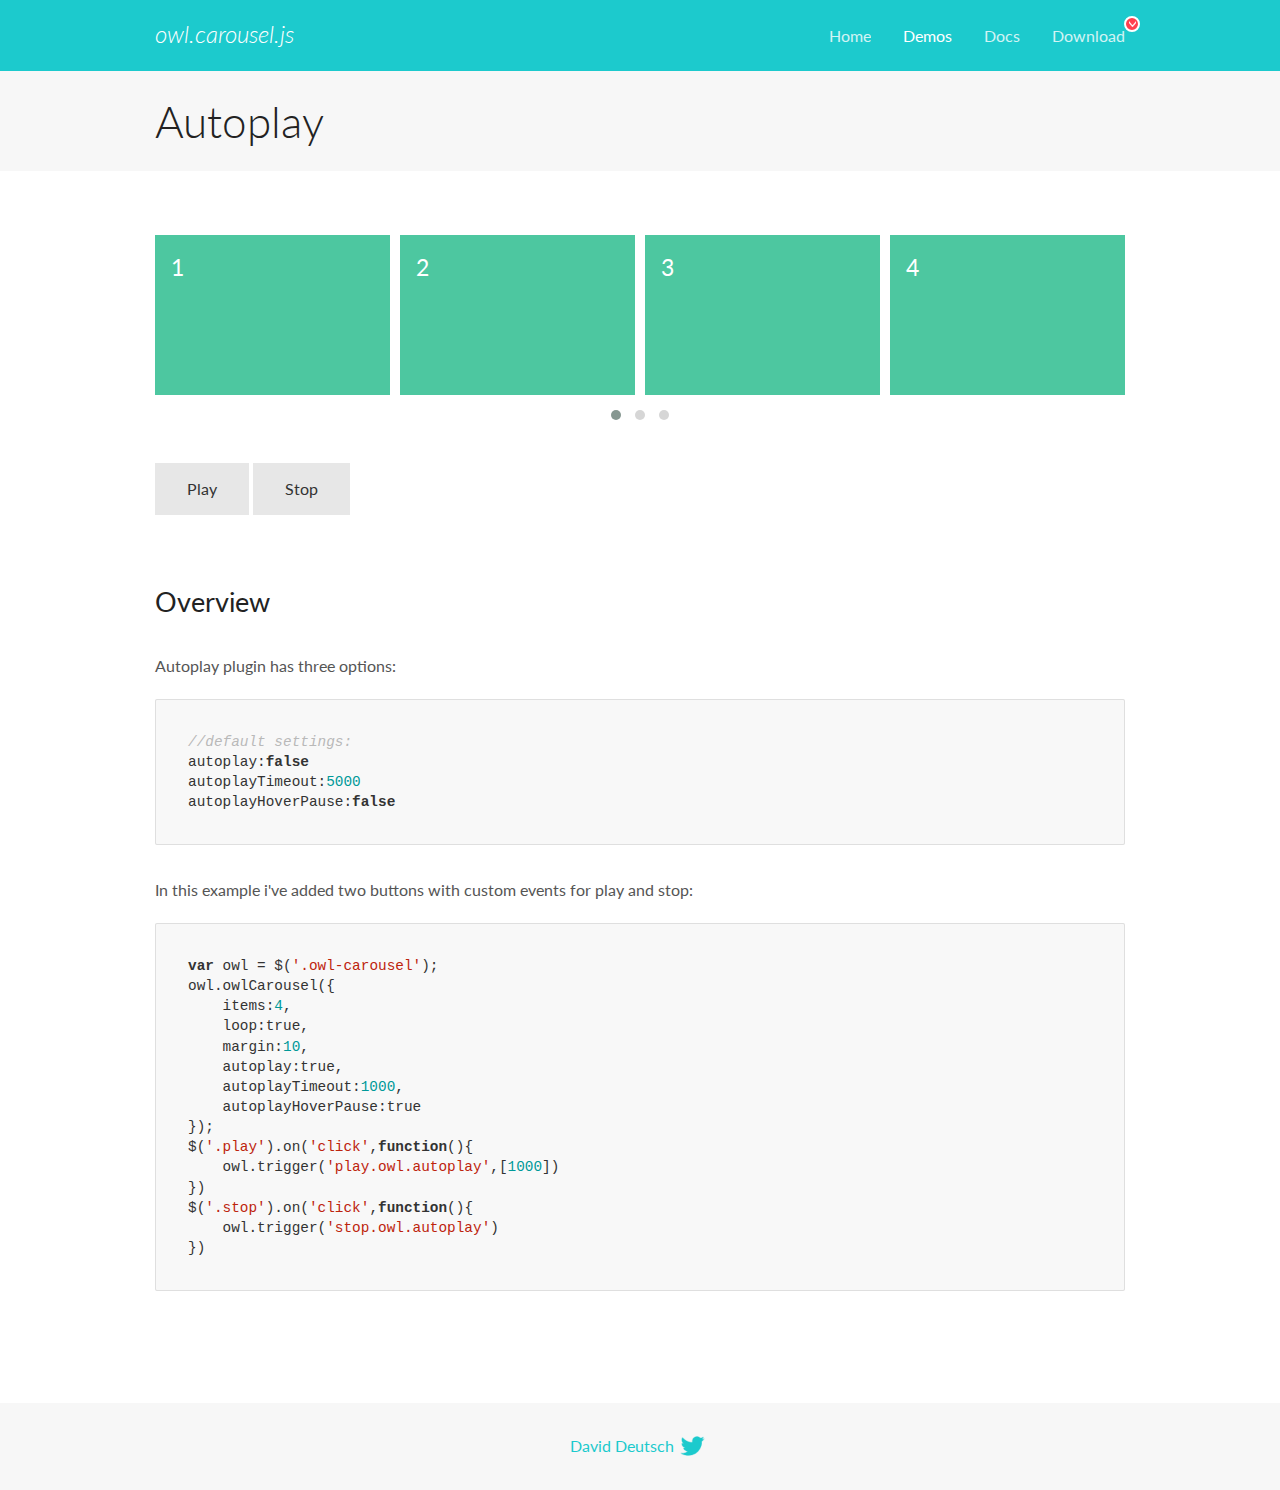
<file: assets/lib/owl.carousel/docs/demos/autoplay.html>
<!DOCTYPE html>
<html lang="en">
  <head>

    <!-- head -->
    <meta charset="utf-8">
    <meta name="msapplication-tap-highlight" content="no" />
    <meta name="viewport" content="width=device-width, initial-scale=1.0" />
    <meta name="description" content="Autoplay usage demo">
    <meta name="author" content="David Deutsch">
    <title>
      Autoplay Demo | Owl Carousel | 2.2.1
    </title>

    <!-- Stylesheets -->
    <link href='https://fonts.googleapis.com/css?family=Lato:300,400,700,400italic,300italic' rel='stylesheet' type='text/css'>
    <link rel="stylesheet" href="../assets/css/docs.theme.min.css">

    <!-- Owl Stylesheets -->
    <link rel="stylesheet" href="../assets/owlcarousel/assets/owl.carousel.min.css">
    <link rel="stylesheet" href="../assets/owlcarousel/assets/owl.theme.default.min.css">

    <!-- HTML5 shim and Respond.js IE8 support of HTML5 elements and media queries -->

    <!--[if lt IE 9]>
      <script src="https://oss.maxcdn.com/libs/html5shiv/3.7.0/html5shiv.js"></script>
      <script src="https://oss.maxcdn.com/libs/respond.js/1.3.0/respond.min.js"></script>
    <![endif]-->

    <!-- Favicons -->
    <link rel="apple-touch-icon-precomposed" sizes="144x144" href="../assets/ico/apple-touch-icon-144-precomposed.png">
    <link rel="shortcut icon" href="../assets/ico/favicon.png">
    <link rel="shortcut icon" href="favicon.ico">

    <!-- Yeah i know js should not be in header. Its required for demos.-->

    <!-- javascript -->
    <script src="../assets/vendors/jquery.min.js"></script>
    <script src="../assets/owlcarousel/owl.carousel.js"></script>
  </head>
  <body>

    <!-- header -->
    <header class="header">
      <div class="row">
        <div class="large-12 columns">
          <div class="brand left">
            <h3>
              <a href="/OwlCarousel2/">owl.carousel.js</a> 
            </h3>
          </div>
          <a id="toggle-nav" class="right">
            <span></span> <span></span> <span></span> 
          </a> 
          <div class="nav-bar">
            <ul class="clearfix">
              <li> <a href="/OwlCarousel2/index.html">Home</a>  </li>
              <li class="active">
                <a href="/OwlCarousel2/demos/demos.html">Demos</a> 
              </li>
              <li> <a href="/OwlCarousel2/docs/started-welcome.html">Docs</a>  </li>
              <li>
                <a href="https://github.com/OwlCarousel2/OwlCarousel2/archive/2.2.1.zip">Download</a> 
                <span class="download"></span> 
              </li>
            </ul>
          </div>
        </div>
      </div>
    </header>

    <!-- title -->
    <section class="title">
      <div class="row">
        <div class="large-12 columns">
          <h1>Autoplay</h1>
        </div>
      </div>
    </section>

    <!--  Demos -->
    <section id="demos">
      <div class="row">
        <div class="large-12 columns">
          <div class="owl-carousel owl-theme">
            <div class="item">
              <h4>1</h4>
            </div>
            <div class="item">
              <h4>2</h4>
            </div>
            <div class="item">
              <h4>3</h4>
            </div>
            <div class="item">
              <h4>4</h4>
            </div>
            <div class="item">
              <h4>5</h4>
            </div>
            <div class="item">
              <h4>6</h4>
            </div>
            <div class="item">
              <h4>7</h4>
            </div>
            <div class="item">
              <h4>8</h4>
            </div>
            <div class="item">
              <h4>9</h4>
            </div>
            <div class="item">
              <h4>10</h4>
            </div>
            <div class="item">
              <h4>11</h4>
            </div>
            <div class="item">
              <h4>12</h4>
            </div>
          </div>
          <a class="button secondary play">Play</a> 
          <a class="button secondary stop">Stop</a> 
          <h3 id="overview">Overview</h3>
          <p>Autoplay plugin has three options:</p>
          <pre><code>//default settings:
autoplay:false
autoplayTimeout:5000
autoplayHoverPause:false</code></pre>
          <p>In this example i&#39;ve added two buttons with custom events for play and stop:</p>
          <pre><code>var owl = $(&#39;.owl-carousel&#39;);
owl.owlCarousel({
    items:4,
    loop:true,
    margin:10,
    autoplay:true,
    autoplayTimeout:1000,
    autoplayHoverPause:true
});
$(&#39;.play&#39;).on(&#39;click&#39;,function(){
    owl.trigger(&#39;play.owl.autoplay&#39;,[1000])
})
$(&#39;.stop&#39;).on(&#39;click&#39;,function(){
    owl.trigger(&#39;stop.owl.autoplay&#39;)
})</code></pre>
          <script>
            $(document).ready(function() {
              var owl = $('.owl-carousel');
              owl.owlCarousel({
                items: 4,
                loop: true,
                margin: 10,
                autoplay: true,
                autoplayTimeout: 1000,
                autoplayHoverPause: true
              });
              $('.play').on('click', function() {
                owl.trigger('play.owl.autoplay', [1000])
              })
              $('.stop').on('click', function() {
                owl.trigger('stop.owl.autoplay')
              })
            })
          </script>
        </div>
      </div>
    </section>

    <!-- footer -->
    <footer class="footer">
      <div class="row">
        <div class="large-12 columns">
          <h5>
            <a href="/OwlCarousel2/docs/support-contact.html">David Deutsch</a> 
            <a id="custom-tweet-button" href="https://twitter.com/share?url=https://github.com/OwlCarousel2/OwlCarousel2&text=Owl Carousel - This is so awesome! " target="_blank"></a> 
          </h5>
        </div>
      </div>
    </footer>

    <!-- vendors -->
    <script src="../assets/vendors/highlight.js"></script>
    <script src="../assets/js/app.js"></script>
  </body>
</html>
</file>
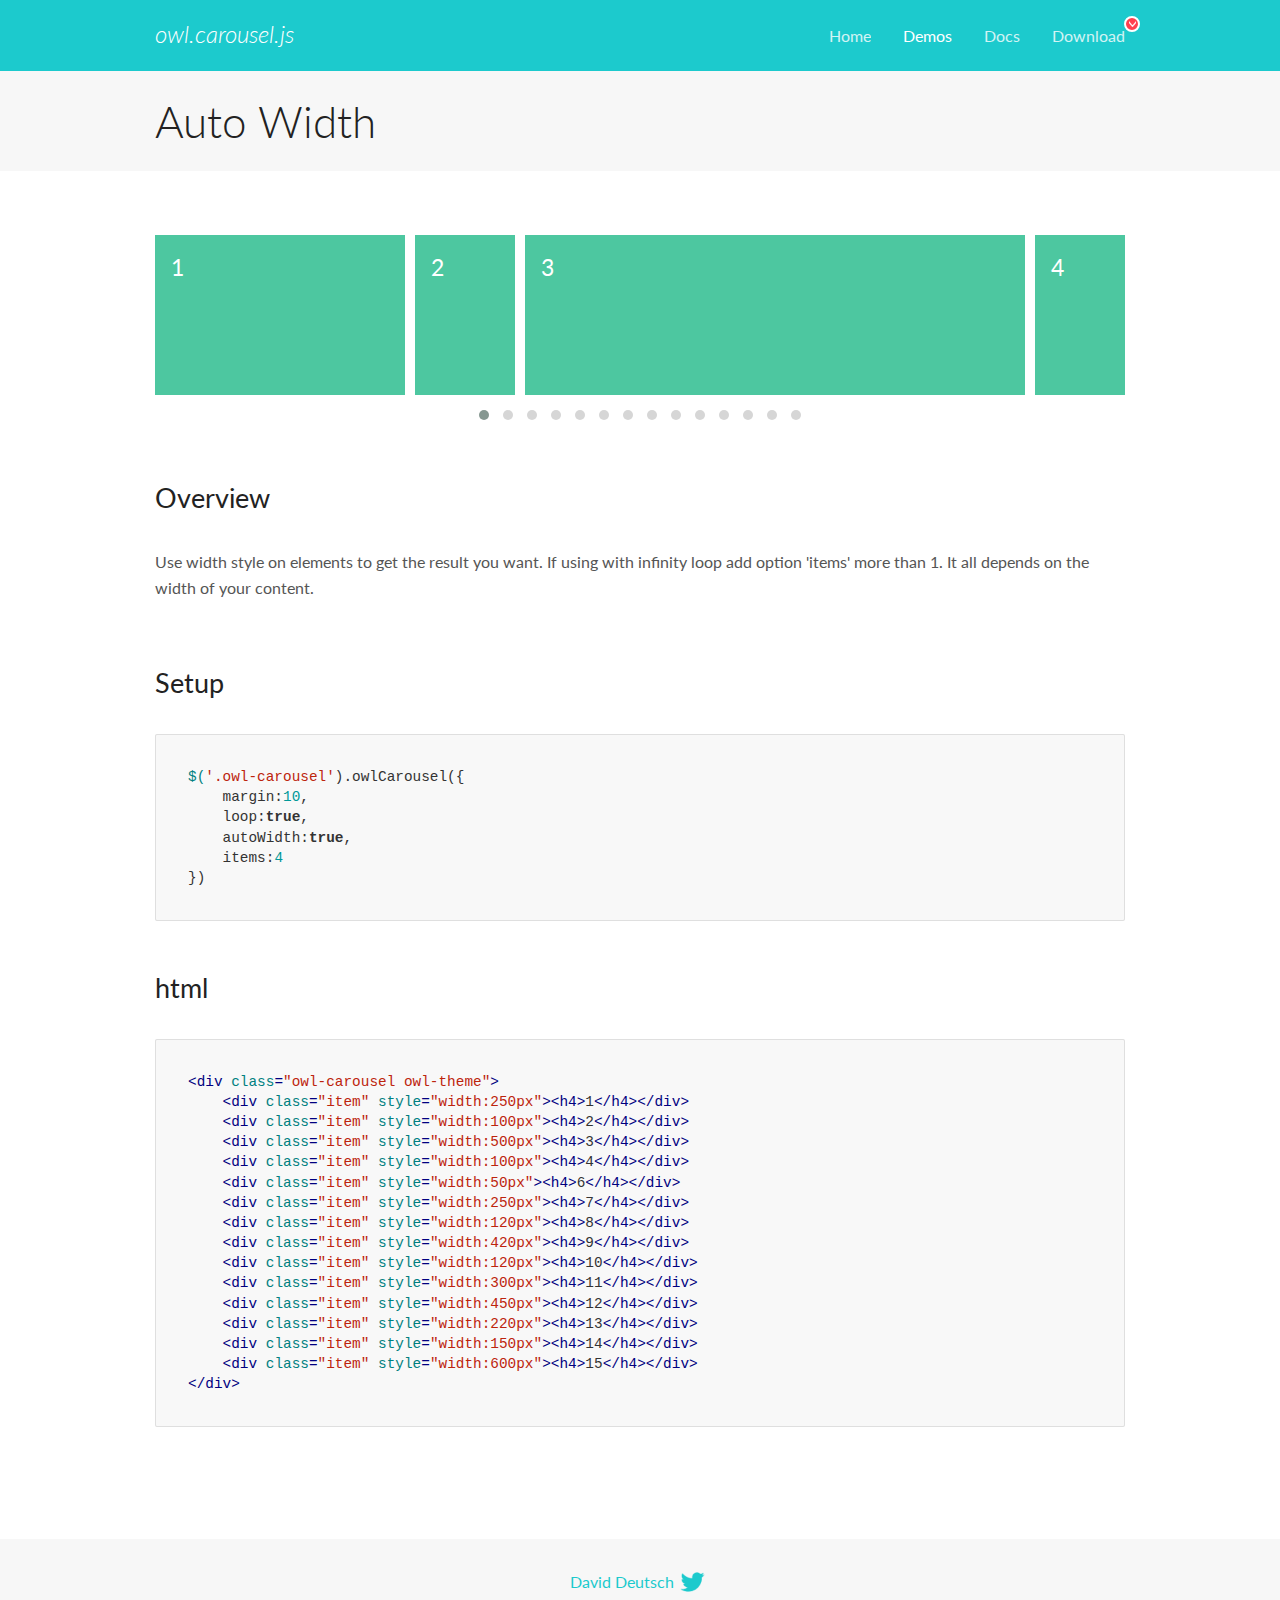
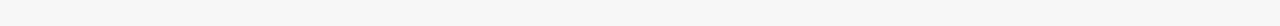
<file: assets/lib/owl.carousel/docs/demos/autowidth.html>
<!DOCTYPE html>
<html lang="en">
  <head>

    <!-- head -->
    <meta charset="utf-8">
    <meta name="msapplication-tap-highlight" content="no" />
    <meta name="viewport" content="width=device-width, initial-scale=1.0" />
    <meta name="description" content="Auto Width">
    <meta name="author" content="David Deutsch">
    <title>
      Auto Width Demo | Owl Carousel | 2.2.1
    </title>

    <!-- Stylesheets -->
    <link href='https://fonts.googleapis.com/css?family=Lato:300,400,700,400italic,300italic' rel='stylesheet' type='text/css'>
    <link rel="stylesheet" href="../assets/css/docs.theme.min.css">

    <!-- Owl Stylesheets -->
    <link rel="stylesheet" href="../assets/owlcarousel/assets/owl.carousel.min.css">
    <link rel="stylesheet" href="../assets/owlcarousel/assets/owl.theme.default.min.css">

    <!-- HTML5 shim and Respond.js IE8 support of HTML5 elements and media queries -->

    <!--[if lt IE 9]>
      <script src="https://oss.maxcdn.com/libs/html5shiv/3.7.0/html5shiv.js"></script>
      <script src="https://oss.maxcdn.com/libs/respond.js/1.3.0/respond.min.js"></script>
    <![endif]-->

    <!-- Favicons -->
    <link rel="apple-touch-icon-precomposed" sizes="144x144" href="../assets/ico/apple-touch-icon-144-precomposed.png">
    <link rel="shortcut icon" href="../assets/ico/favicon.png">
    <link rel="shortcut icon" href="favicon.ico">

    <!-- Yeah i know js should not be in header. Its required for demos.-->

    <!-- javascript -->
    <script src="../assets/vendors/jquery.min.js"></script>
    <script src="../assets/owlcarousel/owl.carousel.js"></script>
  </head>
  <body>

    <!-- header -->
    <header class="header">
      <div class="row">
        <div class="large-12 columns">
          <div class="brand left">
            <h3>
              <a href="/OwlCarousel2/">owl.carousel.js</a> 
            </h3>
          </div>
          <a id="toggle-nav" class="right">
            <span></span> <span></span> <span></span> 
          </a> 
          <div class="nav-bar">
            <ul class="clearfix">
              <li> <a href="/OwlCarousel2/index.html">Home</a>  </li>
              <li class="active">
                <a href="/OwlCarousel2/demos/demos.html">Demos</a> 
              </li>
              <li> <a href="/OwlCarousel2/docs/started-welcome.html">Docs</a>  </li>
              <li>
                <a href="https://github.com/OwlCarousel2/OwlCarousel2/archive/2.2.1.zip">Download</a> 
                <span class="download"></span> 
              </li>
            </ul>
          </div>
        </div>
      </div>
    </header>

    <!-- title -->
    <section class="title">
      <div class="row">
        <div class="large-12 columns">
          <h1>Auto Width</h1>
        </div>
      </div>
    </section>

    <!--  Demos -->
    <section id="demos">
      <div class="row">
        <div class="large-12 columns">
          <div class="owl-carousel owl-theme">
            <div class="item" style="width:250px">
              <h4>1</h4>
            </div>
            <div class="item" style="width:100px">
              <h4>2</h4>
            </div>
            <div class="item" style="width:500px">
              <h4>3</h4>
            </div>
            <div class="item" style="width:100px">
              <h4>4</h4>
            </div>
            <div class="item" style="width:50px">
              <h4>6</h4>
            </div>
            <div class="item" style="width:250px">
              <h4>7</h4>
            </div>
            <div class="item" style="width:120px">
              <h4>8</h4>
            </div>
            <div class="item" style="width:420px">
              <h4>9</h4>
            </div>
            <div class="item" style="width:120px">
              <h4>10</h4>
            </div>
            <div class="item" style="width:300px">
              <h4>11</h4>
            </div>
            <div class="item" style="width:450px">
              <h4>12</h4>
            </div>
            <div class="item" style="width:220px">
              <h4>13</h4>
            </div>
            <div class="item" style="width:150px">
              <h4>14</h4>
            </div>
            <div class="item" style="width:600px">
              <h4>15</h4>
            </div>
          </div>
          <h3 id="overview">Overview</h3>
          <p>Use width style on elements to get the result you want. If using with infinity loop add option &#39;items&#39; more than 1. It all depends on the width of your content.</p>
          <h3 id="setup">Setup</h3>
          <pre><code>$(&#39;.owl-carousel&#39;).owlCarousel({
    margin:10,
    loop:true,
    autoWidth:true,
    items:4
})</code></pre>
          <h3 id="html">html</h3>
          <pre><code>&lt;div class=&quot;owl-carousel owl-theme&quot;&gt;
    &lt;div class=&quot;item&quot; style=&quot;width:250px&quot;&gt;&lt;h4&gt;1&lt;/h4&gt;&lt;/div&gt;
    &lt;div class=&quot;item&quot; style=&quot;width:100px&quot;&gt;&lt;h4&gt;2&lt;/h4&gt;&lt;/div&gt;
    &lt;div class=&quot;item&quot; style=&quot;width:500px&quot;&gt;&lt;h4&gt;3&lt;/h4&gt;&lt;/div&gt;
    &lt;div class=&quot;item&quot; style=&quot;width:100px&quot;&gt;&lt;h4&gt;4&lt;/h4&gt;&lt;/div&gt;
    &lt;div class=&quot;item&quot; style=&quot;width:50px&quot;&gt;&lt;h4&gt;6&lt;/h4&gt;&lt;/div&gt;
    &lt;div class=&quot;item&quot; style=&quot;width:250px&quot;&gt;&lt;h4&gt;7&lt;/h4&gt;&lt;/div&gt;
    &lt;div class=&quot;item&quot; style=&quot;width:120px&quot;&gt;&lt;h4&gt;8&lt;/h4&gt;&lt;/div&gt;
    &lt;div class=&quot;item&quot; style=&quot;width:420px&quot;&gt;&lt;h4&gt;9&lt;/h4&gt;&lt;/div&gt;
    &lt;div class=&quot;item&quot; style=&quot;width:120px&quot;&gt;&lt;h4&gt;10&lt;/h4&gt;&lt;/div&gt;
    &lt;div class=&quot;item&quot; style=&quot;width:300px&quot;&gt;&lt;h4&gt;11&lt;/h4&gt;&lt;/div&gt;
    &lt;div class=&quot;item&quot; style=&quot;width:450px&quot;&gt;&lt;h4&gt;12&lt;/h4&gt;&lt;/div&gt;
    &lt;div class=&quot;item&quot; style=&quot;width:220px&quot;&gt;&lt;h4&gt;13&lt;/h4&gt;&lt;/div&gt;
    &lt;div class=&quot;item&quot; style=&quot;width:150px&quot;&gt;&lt;h4&gt;14&lt;/h4&gt;&lt;/div&gt;
    &lt;div class=&quot;item&quot; style=&quot;width:600px&quot;&gt;&lt;h4&gt;15&lt;/h4&gt;&lt;/div&gt;
&lt;/div&gt;</code></pre>
          <script>
            $(document).ready(function() {
              $('.owl-carousel').owlCarousel({
                margin: 10,
                loop: true,
                autoWidth: true,
                items: 4
              })
            })
          </script>
        </div>
      </div>
    </section>

    <!-- footer -->
    <footer class="footer">
      <div class="row">
        <div class="large-12 columns">
          <h5>
            <a href="/OwlCarousel2/docs/support-contact.html">David Deutsch</a> 
            <a id="custom-tweet-button" href="https://twitter.com/share?url=https://github.com/OwlCarousel2/OwlCarousel2&text=Owl Carousel - This is so awesome! " target="_blank"></a> 
          </h5>
        </div>
      </div>
    </footer>

    <!-- vendors -->
    <script src="../assets/vendors/highlight.js"></script>
    <script src="../assets/js/app.js"></script>
  </body>
</html>
</file>
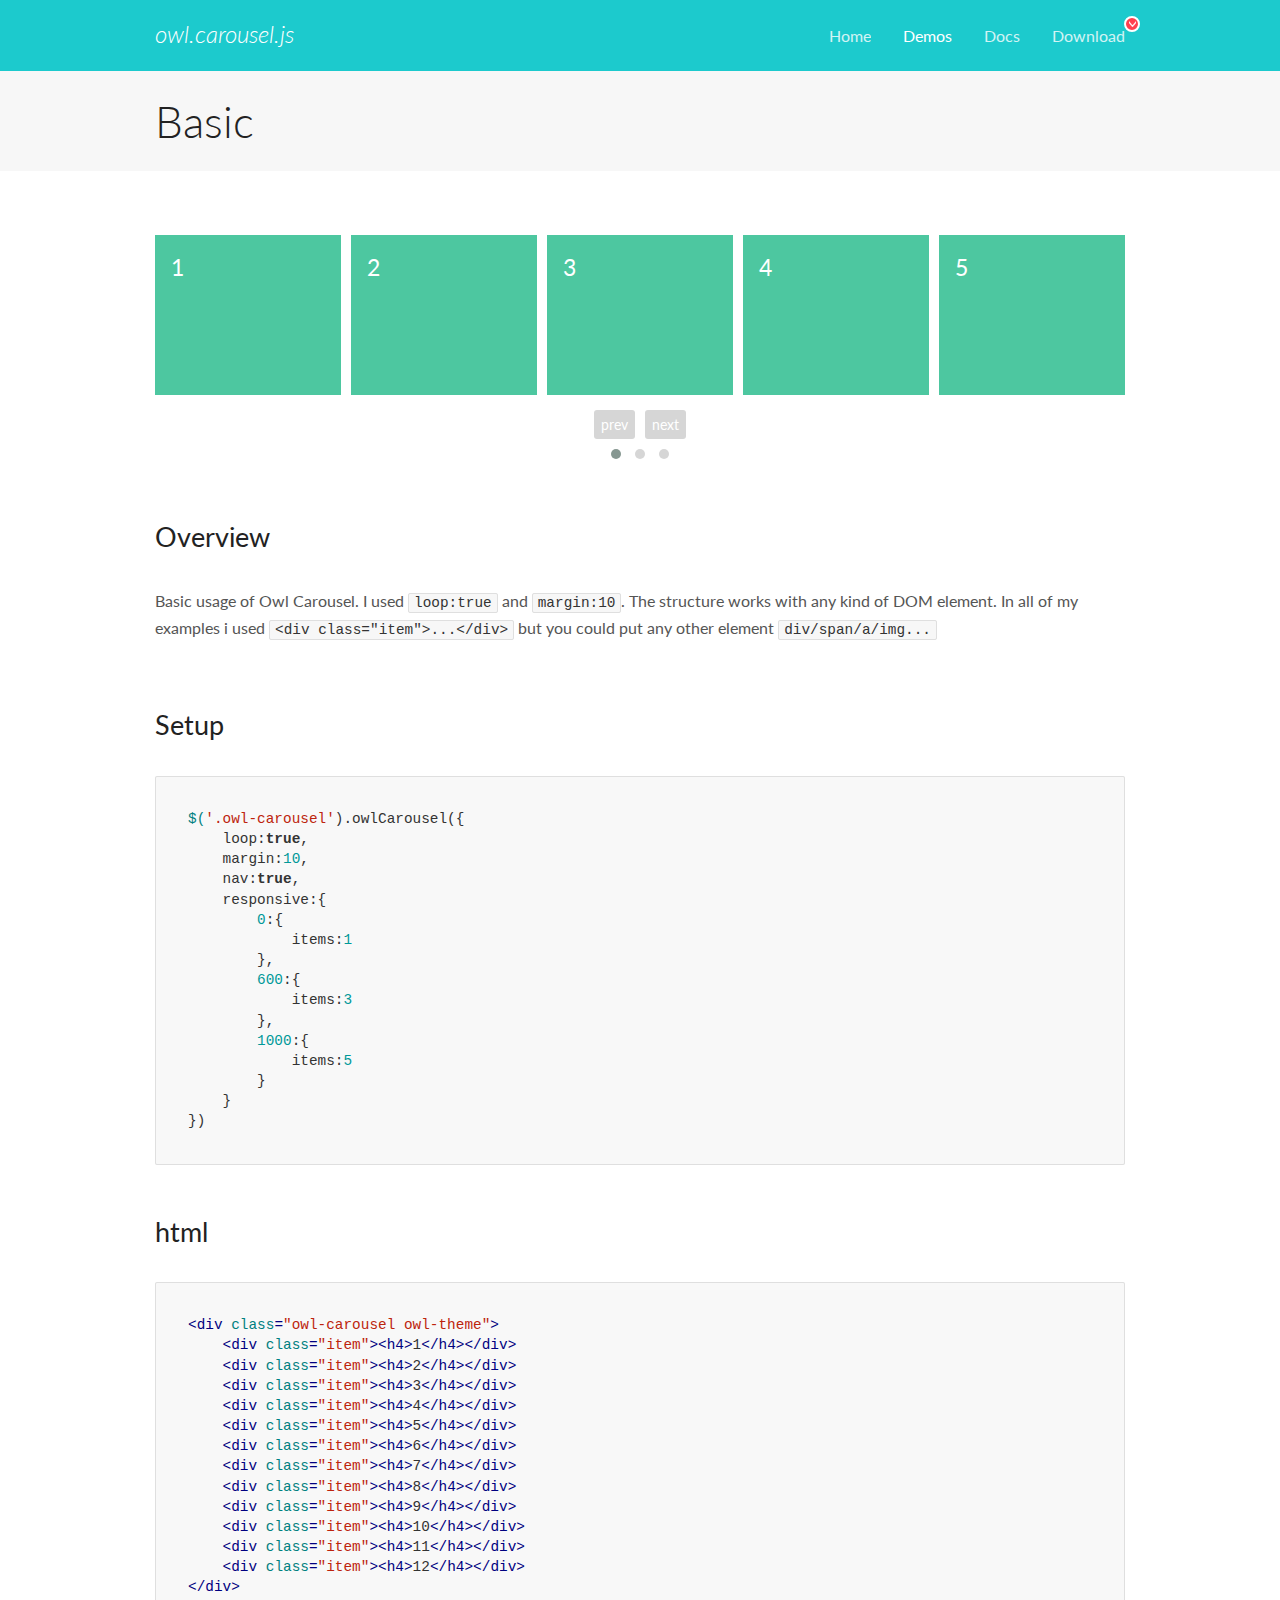
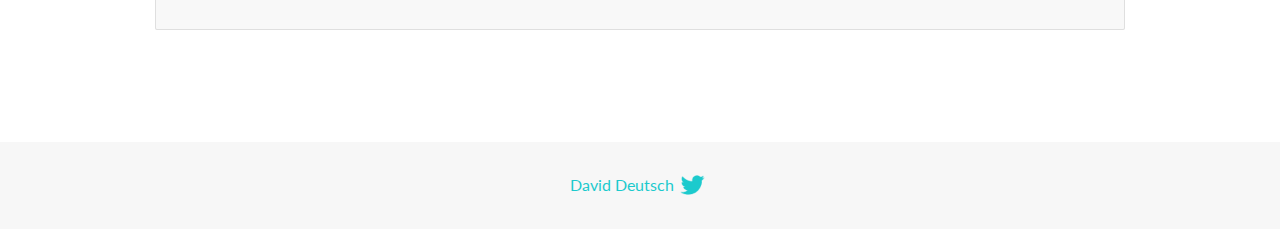
<file: assets/lib/owl.carousel/docs/demos/basic.html>
<!DOCTYPE html>
<html lang="en">
  <head>

    <!-- head -->
    <meta charset="utf-8">
    <meta name="msapplication-tap-highlight" content="no" />
    <meta name="viewport" content="width=device-width, initial-scale=1.0" />
    <meta name="description" content="Basic usage demo">
    <meta name="author" content="David Deutsch">
    <title>
      Basic Demo | Owl Carousel | 2.2.1
    </title>

    <!-- Stylesheets -->
    <link href='https://fonts.googleapis.com/css?family=Lato:300,400,700,400italic,300italic' rel='stylesheet' type='text/css'>
    <link rel="stylesheet" href="../assets/css/docs.theme.min.css">

    <!-- Owl Stylesheets -->
    <link rel="stylesheet" href="../assets/owlcarousel/assets/owl.carousel.min.css">
    <link rel="stylesheet" href="../assets/owlcarousel/assets/owl.theme.default.min.css">

    <!-- HTML5 shim and Respond.js IE8 support of HTML5 elements and media queries -->

    <!--[if lt IE 9]>
      <script src="https://oss.maxcdn.com/libs/html5shiv/3.7.0/html5shiv.js"></script>
      <script src="https://oss.maxcdn.com/libs/respond.js/1.3.0/respond.min.js"></script>
    <![endif]-->

    <!-- Favicons -->
    <link rel="apple-touch-icon-precomposed" sizes="144x144" href="../assets/ico/apple-touch-icon-144-precomposed.png">
    <link rel="shortcut icon" href="../assets/ico/favicon.png">
    <link rel="shortcut icon" href="favicon.ico">

    <!-- Yeah i know js should not be in header. Its required for demos.-->

    <!-- javascript -->
    <script src="../assets/vendors/jquery.min.js"></script>
    <script src="../assets/owlcarousel/owl.carousel.js"></script>
  </head>
  <body>

    <!-- header -->
    <header class="header">
      <div class="row">
        <div class="large-12 columns">
          <div class="brand left">
            <h3>
              <a href="/OwlCarousel2/">owl.carousel.js</a> 
            </h3>
          </div>
          <a id="toggle-nav" class="right">
            <span></span> <span></span> <span></span> 
          </a> 
          <div class="nav-bar">
            <ul class="clearfix">
              <li> <a href="/OwlCarousel2/index.html">Home</a>  </li>
              <li class="active">
                <a href="/OwlCarousel2/demos/demos.html">Demos</a> 
              </li>
              <li> <a href="/OwlCarousel2/docs/started-welcome.html">Docs</a>  </li>
              <li>
                <a href="https://github.com/OwlCarousel2/OwlCarousel2/archive/2.2.1.zip">Download</a> 
                <span class="download"></span> 
              </li>
            </ul>
          </div>
        </div>
      </div>
    </header>

    <!-- title -->
    <section class="title">
      <div class="row">
        <div class="large-12 columns">
          <h1>Basic</h1>
        </div>
      </div>
    </section>

    <!--  Demos -->
    <section id="demos">
      <div class="row">
        <div class="large-12 columns">
          <div class="owl-carousel owl-theme">
            <div class="item">
              <h4>1</h4>
            </div>
            <div class="item">
              <h4>2</h4>
            </div>
            <div class="item">
              <h4>3</h4>
            </div>
            <div class="item">
              <h4>4</h4>
            </div>
            <div class="item">
              <h4>5</h4>
            </div>
            <div class="item">
              <h4>6</h4>
            </div>
            <div class="item">
              <h4>7</h4>
            </div>
            <div class="item">
              <h4>8</h4>
            </div>
            <div class="item">
              <h4>9</h4>
            </div>
            <div class="item">
              <h4>10</h4>
            </div>
            <div class="item">
              <h4>11</h4>
            </div>
            <div class="item">
              <h4>12</h4>
            </div>
          </div>
          <h3 id="overview">Overview</h3>
          <p>Basic usage of Owl Carousel. I used <code>loop:true</code> and <code>margin:10</code>. The structure works with any kind of DOM element. In all of my examples i used <code>&lt;div class=&quot;item&quot;&gt;...&lt;/div&gt;</code> but you could
            put any other element <code>div/span/a/img...</code></p>
          <h3 id="setup">Setup</h3>
          <pre><code>$(&#39;.owl-carousel&#39;).owlCarousel({
    loop:true,
    margin:10,
    nav:true,
    responsive:{
        0:{
            items:1
        },
        600:{
            items:3
        },
        1000:{
            items:5
        }
    }
})</code></pre>
          <h3 id="html">html</h3>
          <pre><code>&lt;div class=&quot;owl-carousel owl-theme&quot;&gt;
    &lt;div class=&quot;item&quot;&gt;&lt;h4&gt;1&lt;/h4&gt;&lt;/div&gt;
    &lt;div class=&quot;item&quot;&gt;&lt;h4&gt;2&lt;/h4&gt;&lt;/div&gt;
    &lt;div class=&quot;item&quot;&gt;&lt;h4&gt;3&lt;/h4&gt;&lt;/div&gt;
    &lt;div class=&quot;item&quot;&gt;&lt;h4&gt;4&lt;/h4&gt;&lt;/div&gt;
    &lt;div class=&quot;item&quot;&gt;&lt;h4&gt;5&lt;/h4&gt;&lt;/div&gt;
    &lt;div class=&quot;item&quot;&gt;&lt;h4&gt;6&lt;/h4&gt;&lt;/div&gt;
    &lt;div class=&quot;item&quot;&gt;&lt;h4&gt;7&lt;/h4&gt;&lt;/div&gt;
    &lt;div class=&quot;item&quot;&gt;&lt;h4&gt;8&lt;/h4&gt;&lt;/div&gt;
    &lt;div class=&quot;item&quot;&gt;&lt;h4&gt;9&lt;/h4&gt;&lt;/div&gt;
    &lt;div class=&quot;item&quot;&gt;&lt;h4&gt;10&lt;/h4&gt;&lt;/div&gt;
    &lt;div class=&quot;item&quot;&gt;&lt;h4&gt;11&lt;/h4&gt;&lt;/div&gt;
    &lt;div class=&quot;item&quot;&gt;&lt;h4&gt;12&lt;/h4&gt;&lt;/div&gt;
&lt;/div&gt;</code></pre>
          <script>
            $(document).ready(function() {
              var owl = $('.owl-carousel');
              owl.owlCarousel({
                margin: 10,
                nav: true,
                loop: true,
                responsive: {
                  0: {
                    items: 1
                  },
                  600: {
                    items: 3
                  },
                  1000: {
                    items: 5
                  }
                }
              })
            })
          </script>
        </div>
      </div>
    </section>

    <!-- footer -->
    <footer class="footer">
      <div class="row">
        <div class="large-12 columns">
          <h5>
            <a href="/OwlCarousel2/docs/support-contact.html">David Deutsch</a> 
            <a id="custom-tweet-button" href="https://twitter.com/share?url=https://github.com/OwlCarousel2/OwlCarousel2&text=Owl Carousel - This is so awesome! " target="_blank"></a> 
          </h5>
        </div>
      </div>
    </footer>

    <!-- vendors -->
    <script src="../assets/vendors/highlight.js"></script>
    <script src="../assets/js/app.js"></script>
  </body>
</html>
</file>
<file: button/app.css>
body {
    font-family: 'Roboto', sans-serif;
    display: flex;
    align-items: center;
    justify-content: center;
    height: 100vh;
    background-color: #151b29;
}

button {
    background: none;
    color: #ffa260;
    border: 2px solid;
    padding: 1em 2em;
    font-size: 1em;
    transition: color 0.25s, border-color 0.25s, box-shadow 0.25s, transform 0.25s;
}

button:hover {
    border-color: #f1ff5c;
    color: white;
    box-shadow: 0 0.5em 0.5em -0.4em;
    transform: translateY(-0.25em);
    cursor: pointer;

}
</file>
